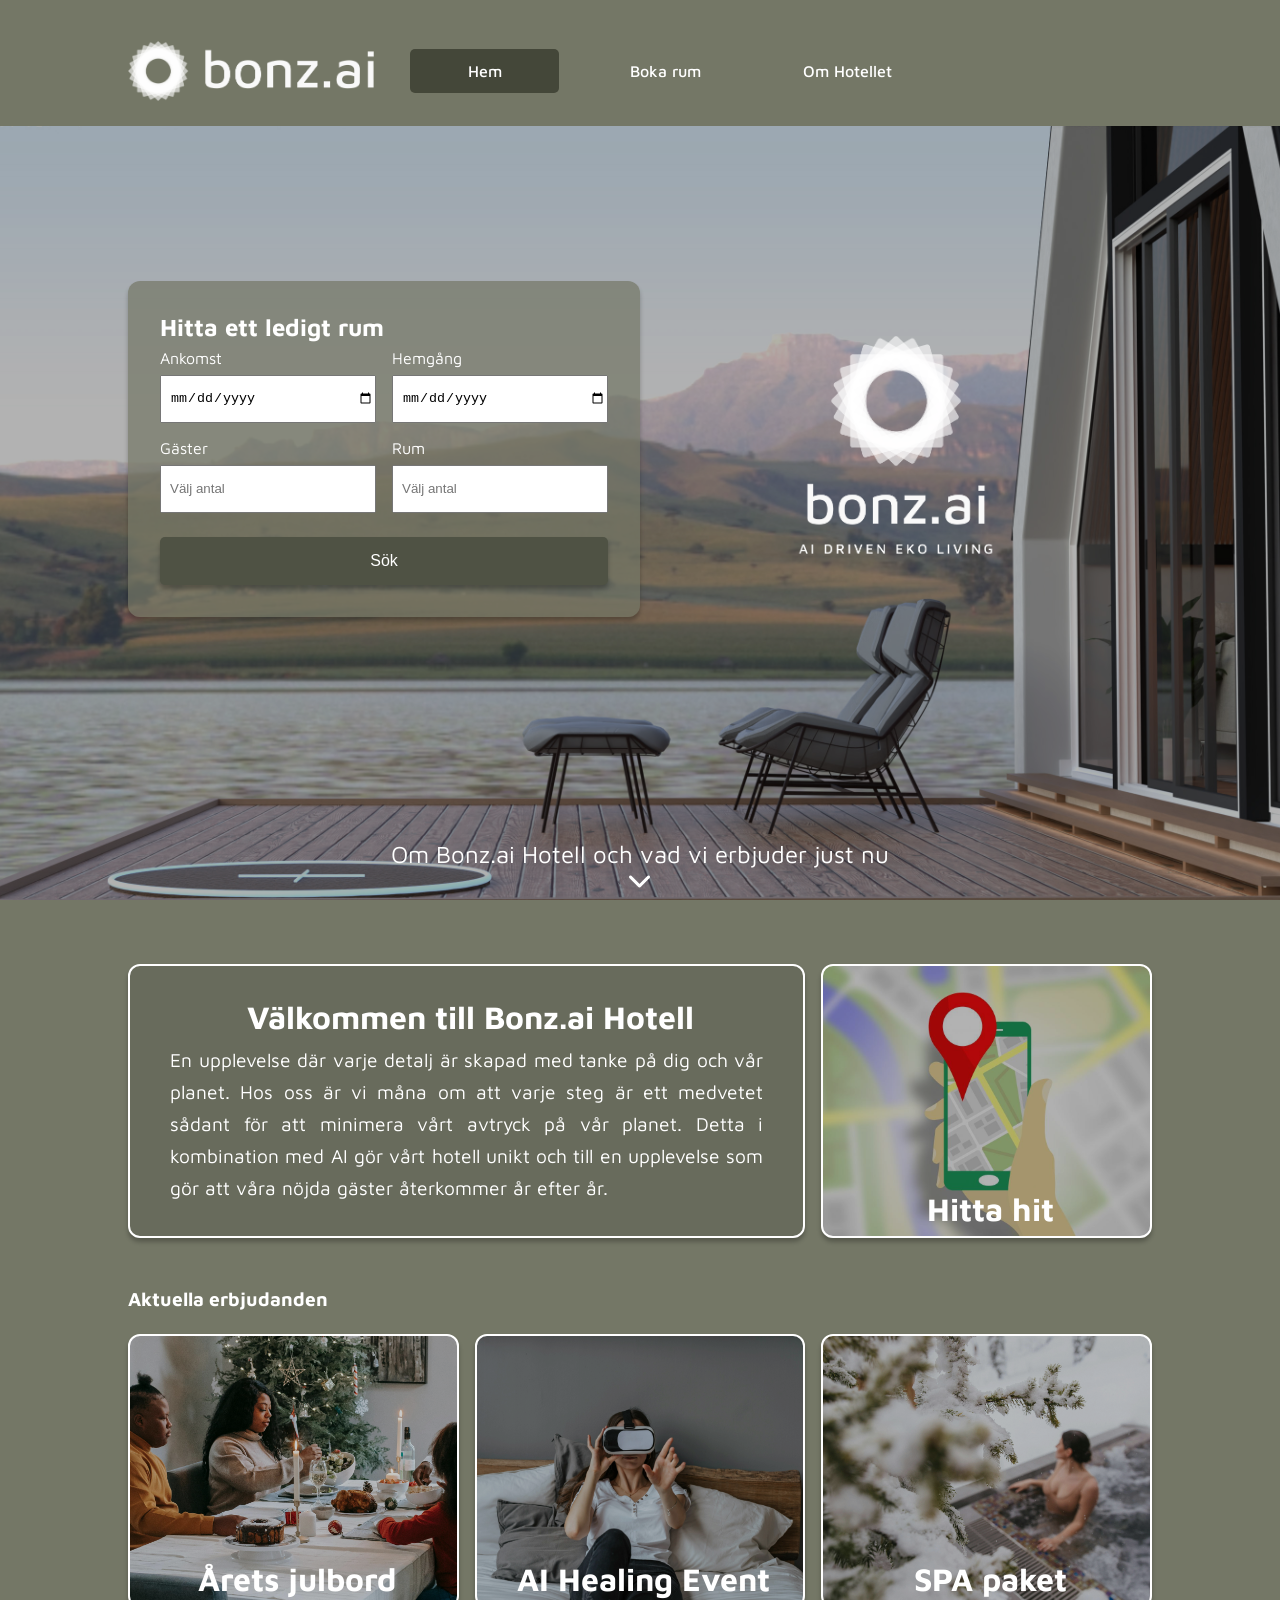
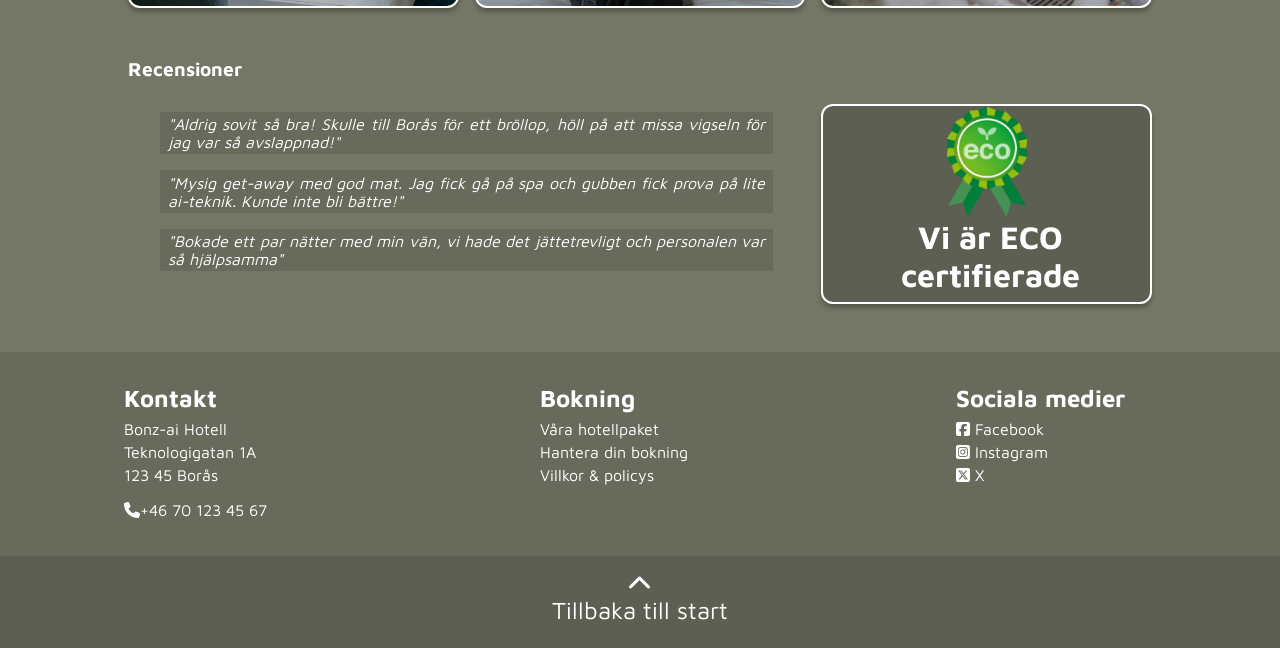
<file: index.html>
<!DOCTYPE html>
<html lang="sv">
  <head>
    <meta charset="UTF-8" />
    <meta name="viewport" content="width=device-width, initial-scale=1.0" />
    <link rel="stylesheet" href="style.css" />
    <link
      href="https://fonts.googleapis.com/css2?family=Maven+Pro:wght@400;500;700&display=swap"
      rel="stylesheet"
    />
    <link
      href="https://cdnjs.cloudflare.com/ajax/libs/font-awesome/6.5.0/css/all.min.css"
      rel="stylesheet"
    />

    <title>Välkommen till Bonz.ai!</title>
  </head>
  <body>
    <!-- hamburgarmeny -->

    <input type="checkbox" class="burger" id="burger" />
    <label for="burger" class="burger-btn">
      <span class="burger__line"></span>
    </label>

    <!-------------------------Navigationsbar------------------------->
    <header>
      <nav id="navigation-start" class="navigation">
        <img
          class="navigation__logo"
          src="assets/logo/bonz.ai-logo-white-landscape.png"
          alt="Bonz.ai logotyp -startsida"
        />
        <ul class="navigation__list">
          <li class="navigation__list-item btn--active">
            <a href="index.html" class="navigation__link">Hem</a>
          </li>
          <li class="navigation__list-item">
            <a href="booking.html" class="navigation__link">Boka rum</a>
          </li>
          <li class="navigation__list-item">
            <a href="about.html" class="navigation__link">Om Hotellet</a>
          </li>
        </ul>
      </nav>
    </header>
    <main class="wrapper">
      <!-------------------------Hero-section------------------------->

      <!--------------------check-room------------------->

      <section class="hero hero--home">
        <form class="check-room check-room--grid">
          <h1 class="check-room__title">Hitta ett ledigt rum</h1>
          <label class="check-room__info">
            Ankomst
            <input type="date" class="check-room__input" />
          </label>
          <label class="check-room__info">
            Hemgång
            <input
              type="date"
              placeholder="Välj datum"
              class="check-room__input"
            />
          </label>
          <label class="check-room__info">
            Gäster
            <input
              type="number"
              placeholder="Välj antal"
              class="check-room__input"
              min="1"
              max="12"
            />
          </label>
          <label class="check-room__info">
            Rum
            <input
              type="number"
              placeholder="Välj antal"
              class="check-room__input"
              min="1"
              max="5"
            />
          </label>
          <button class="main-btn--long main-btn">
            <a href="booking.html#room-section" class="room__anchar">Sök</a>
          </button>
        </form>
        <!--------------------Logotyp------------------->

        <section class="hero__bonzai-logo">
          <img
            src="assets/logo/bonz.ai-logo-white-portrait-full.png"
            alt="bonzai-full-logo"
          />
        </section>
        <!--------------------Anchar för hotellet akutella info------------------->

        <a href="#hotel-info" class="anchar anchar--top anchar--home"
          ><p class="anchar__visability">
            Om Bonz.ai Hotell och vad vi erbjuder just nu
          </p>
          <i class="anchar__arrow fa-solid fa-chevron-down"></i
        ></a>
      </section>

      <!-----------------------Hotellet akutella info--------------------------->

      <section id="hotel-info" class="hotel-info hotel-info--set-rows">
        <section class="hotel-info__section hotel-info__section--dark">
          <h2 class="hotel-info__title hotel-info__title--margin">
            Välkommen till Bonz.ai Hotell
          </h2>
          <p class="hotel-info__paragraph hotel-info__paragraph--big">
            En upplevelse där varje detalj är skapad med tanke på dig och vår
            planet. Hos oss är vi måna om att varje steg är ett medvetet sådant
            för att minimera vårt avtryck på vår planet. Detta i kombination med
            AI gör vårt hotell unikt och till en upplevelse som gör att våra
            nöjda gäster återkommer år efter år.
          </p>
        </section>
        <section
          class="hotel-info__article hotel-info__btn hotel-info__article--map"
        >
          <h3 class="hotel-info__title">Hitta hit</h3>
        </section>
        <h2 class="hotel-info__divide-title">Aktuella erbjudanden</h2>
        <article
          class="hotel-info__article hotel-info__btn hotel-info__article--julbord"
        >
          <h3 class="hotel-info__title hotel-info__title">Årets julbord</h3>
        </article>
        <article
          class="hotel-info__article hotel-info__btn hotel-info__article--virtual"
        >
          <h3 class="hotel-info__title">AI Healing Event</h3>
        </article>
        <article
          class="hotel-info__article hotel-info__btn hotel-info__article--spa"
        >
          <h3 class="hotel-info__title">SPA paket</h3>
        </article>
        <h2 class="hotel-info__divide-title">Recensioner</h2>

        <section class="hotel-info__review">
          <h3 class="hotel-info__subtitle">Recensioner</h3>
          <p class="hotel-info__paragraph hotel-info__paragraph--review">
            "Aldrig sovit så bra! Skulle till Borås för ett bröllop, höll på att
            missa vigseln för jag var så avslappnad!"
          </p>

          <p class="hotel-info__paragraph hotel-info__paragraph--review">
            "Mysig get-away med god mat. Jag fick gå på spa och gubben fick
            prova på lite ai-teknik. Kunde inte bli bättre!"
          </p>

          <p class="hotel-info__paragraph hotel-info__paragraph--review">
            "Bokade ett par nätter med min vän, vi hade det jättetrevligt och
            personalen var så hjälpsamma"
          </p>
        </section>

        <article class="hotel-info__article hotel-info__article--green-key">
          <img
            src="assets/photos/eco-logo.png"
            alt="Green key certifikat"
            class="certificats__cert"
          />
          <h3 class="hotel-info__title">Vi är ECO certifierade</h3>
        </article>
      </section>
    </main>

    <!---------------------------PAGE-FOOTER------------------------>
    <footer class="page-footer">
      <section class="footer__wrapper">
        <section class="link-list">
          <h2 class="link-list__title">Kontakt</h2>
          <ul class="link-list_items">
            <li class="link-list__item">Bonz-ai Hotell</li>
            <li class="link-list__item">Teknologigatan 1A</li>
            <li class="link-list__item">123 45 Borås</li>
            <li class="link-list__item link-list__item--phone">
              <i class="link.list__icon--phone fa-solid fa-phone"></i>+46 70 123
              45 67
            </li>
          </ul>
        </section>
        <section class="link-list">
          <h2 class="link-list__title">Bokning</h2>
          <ul class="link-list_items">
            <li class="link-list__item link-list__item--cursor">
              Våra hotellpaket
            </li>
            <li class="link-list__item link-list__item--cursor">
              Hantera din bokning
            </li>
            <li class="link-list__item link-list__item--cursor">
              Villkor & policys
            </li>
          </ul>
        </section>
        <section class="link-list">
          <h2 class="link-list__title">Sociala medier</h2>
          <ul class="link-list_items">
            <li class="link-list__item link-list__item--cursor">
              <i class="fa-brands fa-square-facebook"></i> Facebook
            </li>
            <li class="link-list__item link-list__item--cursor">
              <i class="fa-brands fa-square-instagram"></i> Instagram
            </li>
            <li class="link-list__item link-list__item--cursor">
              <i class="fa-brands fa-square-x-twitter"></i> X
            </li>
          </ul>
        </section>
      </section>
      <a href="#navigation-start" class="anchar anchar--bottom"
        ><i class="fa-solid fa-chevron-up"></i>Tillbaka till start</a
      >
    </footer>
  </body>
</html>
</file>
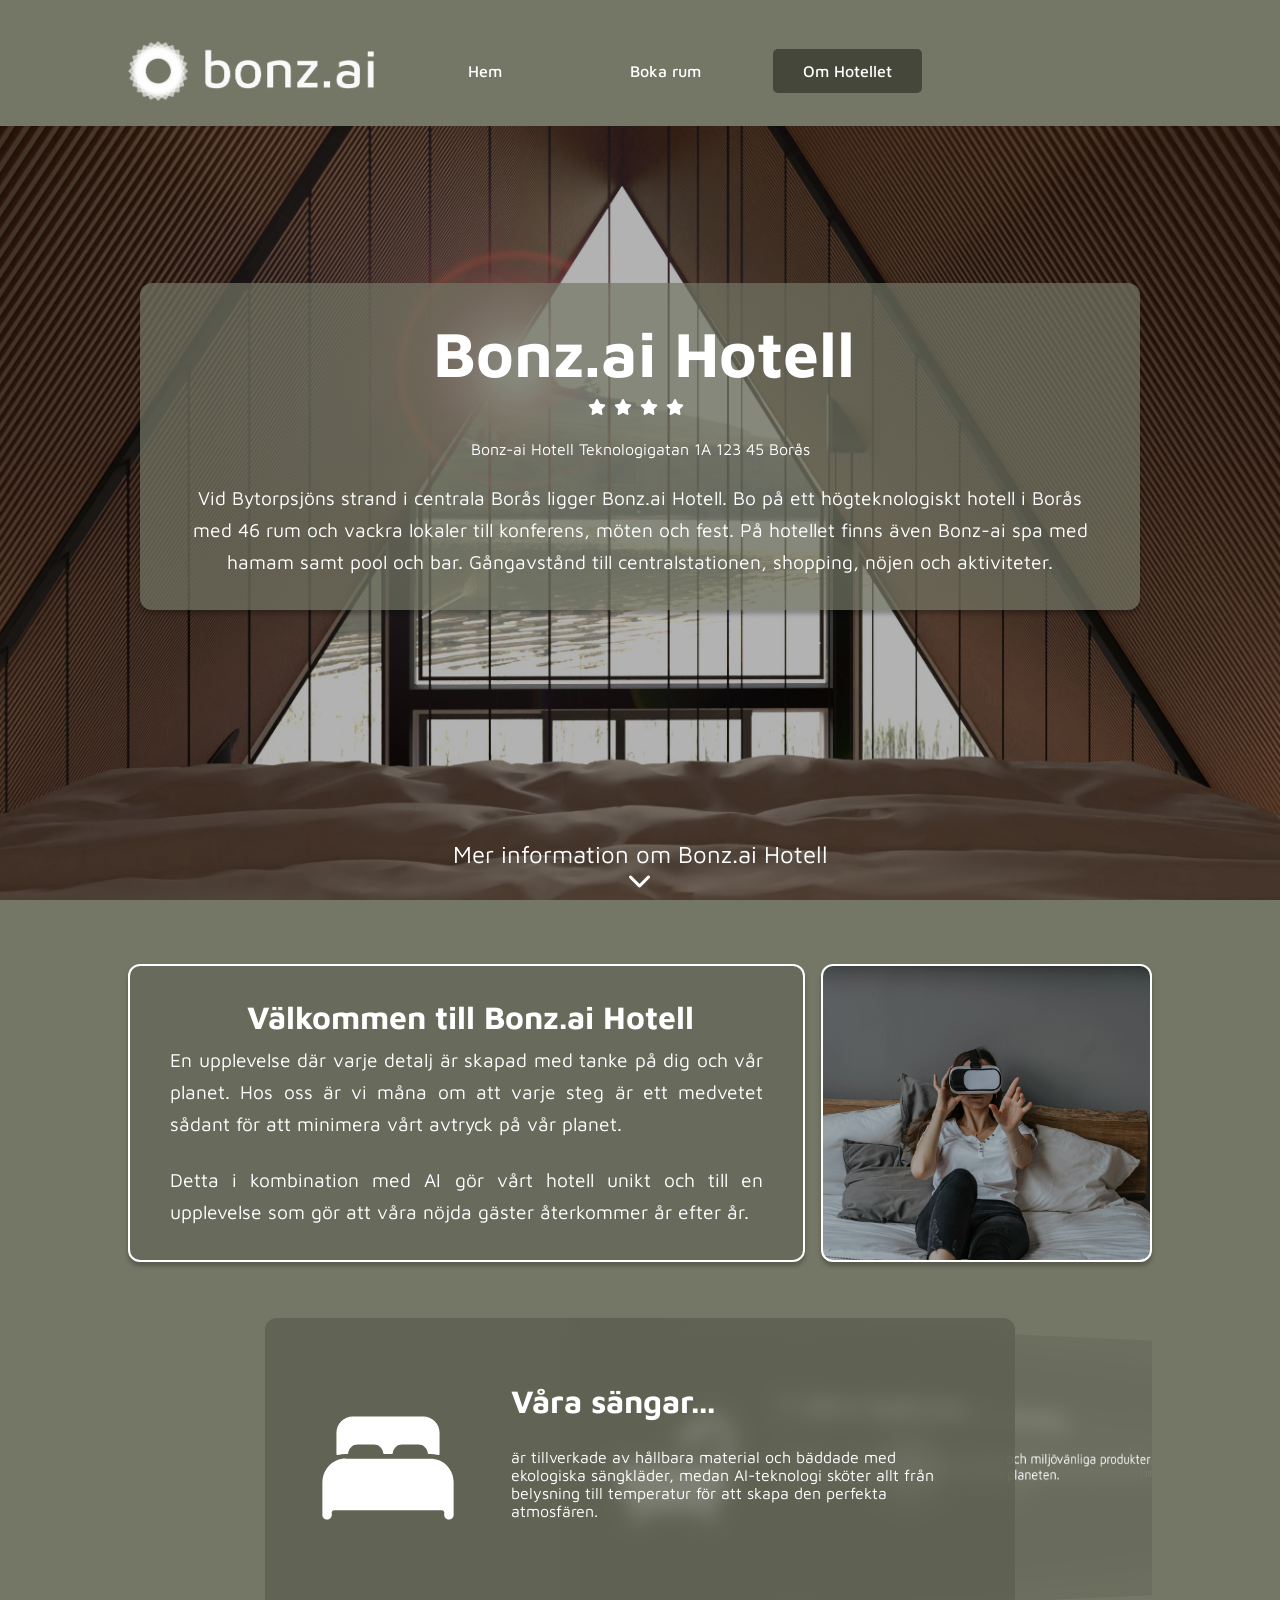
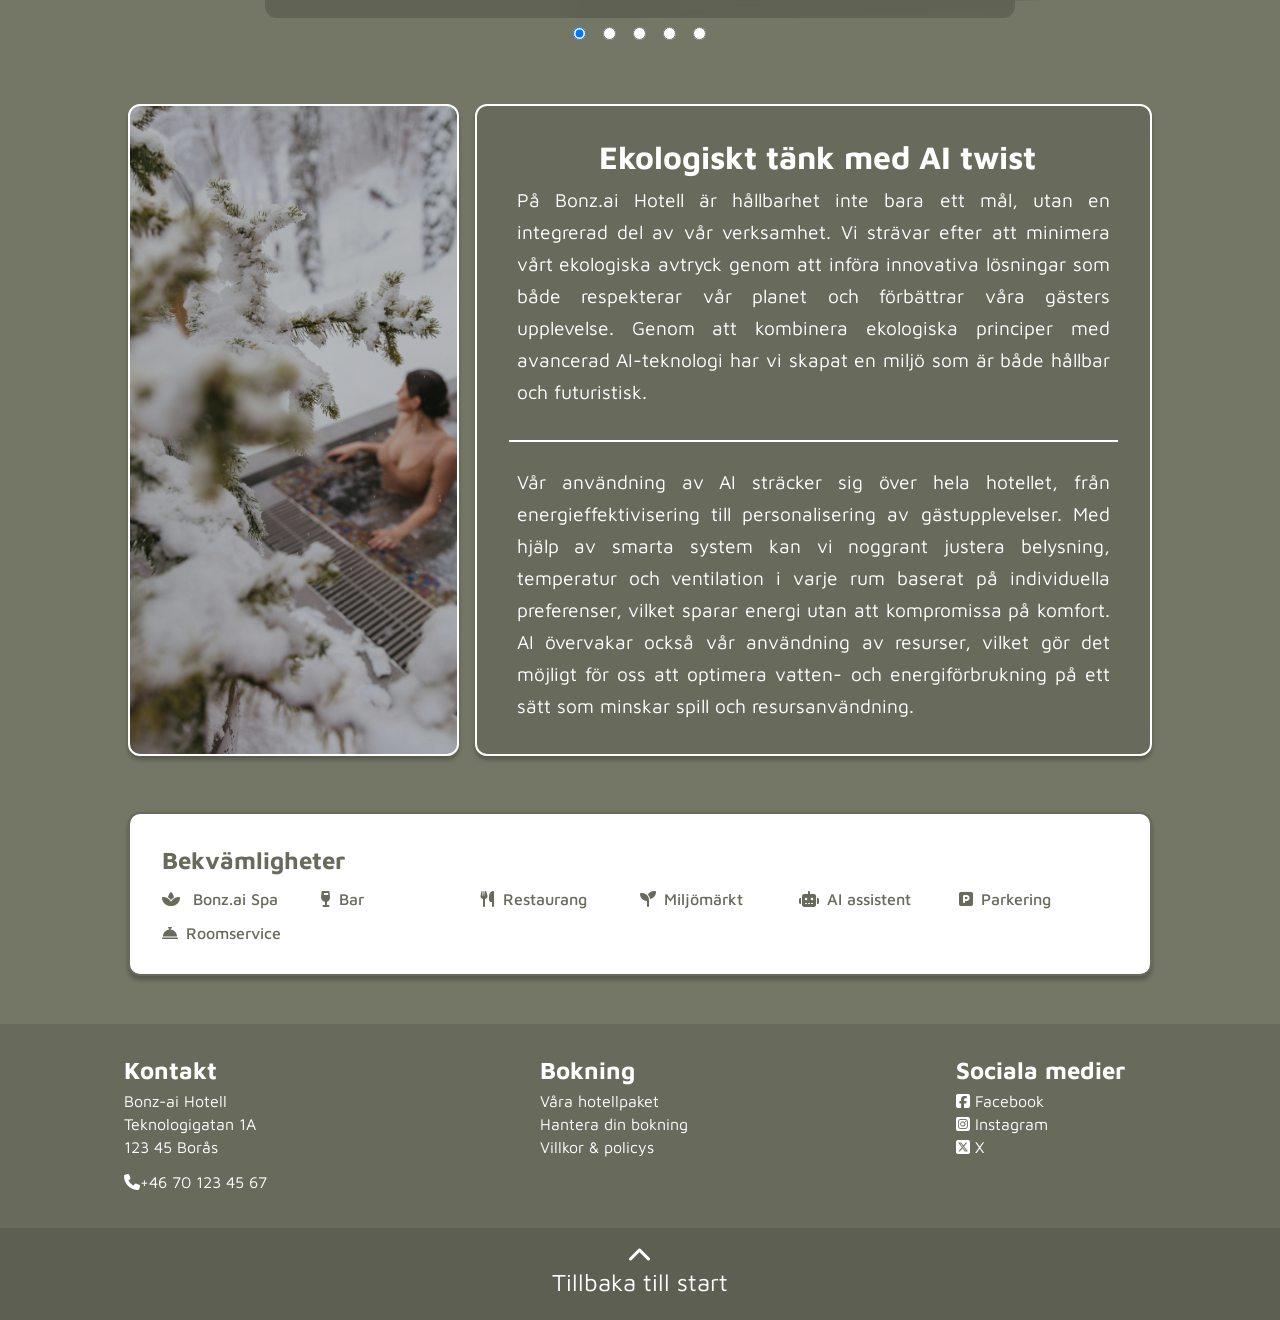
<file: about.html>
<!DOCTYPE html>
<html lang="sv">
  <head>
    <meta charset="UTF-8" />
    <meta name="viewport" content="width=device-width, initial-scale=1.0" />
    <link rel="stylesheet" href="style.css" />
    <title>Om Bonz.ai</title>
    <link
      href="https://fonts.googleapis.com/css2?family=Maven+Pro:wght@400;500;700&display=swap"
      rel="stylesheet"
    />
    <link
      href="https://cdnjs.cloudflare.com/ajax/libs/font-awesome/6.5.0/css/all.min.css"
      rel="stylesheet"
    />
  </head>
  <body>
    <!-- hamburgarmeny -->
    <input type="checkbox" class="burger" id="burger" />
    <label for="burger" class="burger-btn">
      <span class="burger__line"></span>
    </label>
    <header>
      <nav id="navigation-start" class="navigation">
        <img
          class="navigation__logo"
          src="assets/logo/bonz.ai-logo-white-landscape.png"
          alt="Bonz.ai logotyp -startsida"
        />
        <ul class="navigation__list">
          <li class="navigation__list-item">
            <a href="index.html" class="navigation__link">Hem</a>
          </li>
          <li class="navigation__list-item">
            <a href="booking.html" class="navigation__link">Boka rum</a>
          </li>
          <li class="navigation__list-item btn--active">
            <a href="about.html" class="navigation__link">Om Hotellet</a>
          </li>
        </ul>
      </nav>
    </header>
    <div class="wrapper">
      <section class="hero hero--about">
        <section class="hero__block hero__block--grid">
          <h1 class="hotel-info__title hotel-info__title--big">
            Bonz.ai Hotell
          </h1>
          <ul class="hotel-info__stars">
            <li class="hotel-info__star">
              <i
                class="hotel-info__icon hotel-info__icon--big fa-solid fa-star"
              ></i>
            </li>
            <li class="hotel-info__star">
              <i
                class="hotel-info__icon hotel-info__icon--big fa-solid fa-star"
              ></i>
            </li>
            <li class="hotel-info__star">
              <i
                class="hotel-info__icon hotel-info__icon--big fa-solid fa-star"
              ></i>
            </li>
            <li class="hotel-info__star">
              <i
                class="hotel-info__icon hotel-info__icon--big fa-solid fa-star"
              ></i>
            </li>
          </ul>
          <p
            class="hotel-info__paragraph hotel-info__paragraph--center hotel-info__paragraph--margin"
          >
            Bonz-ai Hotell Teknologigatan 1A 123 45 Borås
          </p>
          <p
            class="hotel-info__paragraph hotel-info__paragraph--big hotel-info__paragraph--center hotel-info__paragraph--margin"
          >
            Vid Bytorpsjöns strand i centrala Borås ligger Bonz.ai Hotell. Bo på
            ett högteknologiskt hotell i Borås med 46 rum och vackra lokaler
            till konferens, möten och fest. På hotellet finns även Bonz-ai spa
            med hamam samt pool och bar. Gångavstånd till centralstationen,
            shopping, nöjen och aktiviteter.
          </p>
        </section>
        <!--------------------Anchar för hotellet akutella info------------------->

        <a href="#hotel-info" class="anchar anchar--top anchar--home"
          ><p class="anchar__visability">Mer information om Bonz.ai Hotell</p>
          <i class="anchar__arrow fa-solid fa-chevron-down"></i
        ></a>
      </section>

      <section id="hotel-info" class="hotel-info hotel-info--auto-rows">
        <section class="hotel-info__section hotel-info__section--dark">
          <h2 class="hotel-info__title hotel-info__title--margin">
            Välkommen till Bonz.ai Hotell
          </h2>
          <p class="hotel-info__paragraph hotel-info__paragraph--big">
            En upplevelse där varje detalj är skapad med tanke på dig och vår
            planet. Hos oss är vi måna om att varje steg är ett medvetet sådant
            för att minimera vårt avtryck på vår planet.
          </p>
          <p
            class="hotel-info__paragraph hotel-info__paragraph--margin hotel-info__paragraph--big"
          >
            Detta i kombination med AI gör vårt hotell unikt och till en
            upplevelse som gör att våra nöjda gäster återkommer år efter år.
          </p>
        </section>
        <article
          class="hotel-info__article hotel-info__article--virtual hotel-info__article--full-column"
        ></article>
        <!-- carousel -->
        <section class="carousel carousel--grid">
          <input
            type="radio"
            name="position"
            class="carousel__radio"
            id="carousel__radio-1"
            aria-label="Kort överblick om våra sängar"
            checked
          />
          <input
            type="radio"
            name="position"
            class="carousel__radio"
            id="carousel__radio-2"
            aria-label="Kort överblick om våra badrum"
          />
          <input
            type="radio"
            name="position"
            class="carousel__radio"
            id="carousel__radio-3"
            aria-label="Kort överblick om hotellets användning av solenergi"
          />
          <input
            type="radio"
            name="position"
            class="carousel__radio"
            id="carousel__radio-4"
            aria-label="Kort överblick om hotellets app som anpassar ljud"
          />
          <input
            type="radio"
            name="position"
            class="carousel__radio"
            id="carousel__radio-5"
            aria-label="Kort överblick om rummens hållbara inredning"
          />

          <section id="carousel__cards" class="carousel__cards">
            <article class="carousel__card carousel__card--1">
              <img src="bed.svg" alt="Sängikon" class="carousel__image" />
              <h2 class="carousel__title">Våra sängar...</h2>
              <p class="carousel__paragraph carousel__paragraph--desktop">
                är tillverkade av hållbara material och bäddade med ekologiska
                sängkläder, medan AI-teknologi sköter allt från belysning till
                temperatur för att skapa den perfekta atmosfären.
              </p>
              <p class="carousel__paragraph carousel__paragraph--mobile">
                Skapade i hållbara material med ekologiska sängkläder
              </p>
            </article>
            <article class="carousel__card carousel__card--2">
              <img src="bathtub.svg" alt="Badkarikon" class="carousel__image" />
              <h2 class="carousel__title">I våra badrum...</h2>
              <p class="carousel__paragraph carousel__paragraph--desktop">
                hittar du vattenbesparande duschar och miljövänliga produkter
                som är skonsamma för både dig och planeten.
              </p>
              <p class="carousel__paragraph carousel__paragraph--mobile">
                Vattenbesparande duschar och miljövänliga produkter
              </p>
            </article>
            <article class="carousel__card carousel__card--3">
              <img src="sun.svg" alt="Solikon" class="carousel__image" />
              <h2 class="carousel__title">Solenergi...</h2>
              <p class="carousel__paragraph carousel__paragraph--desktop">
                Driver vårt hotell. Våra rum är optimerade för att minska
                klimatpåverkan utan att kompromissa på komfort och kvalitet.
              </p>
              <p class="carousel__paragraph carousel__paragraph--mobile">
                Optimerade rum för att minska klimatpåverkan
              </p>
            </article>
            <article class="carousel__card carousel__card--4">
              <img src="music.svg" alt="Musikikon" class="carousel__image" />
              <h2 class="carousel__title">Den perfekta stämningen...</h2>
              <p class="carousel__paragraph carousel__paragraph--desktop">
                Skapar du enkelt genom hotellets smarta app. Bonz.ai gör ditt
                rum levande, anpassar sig efter dig och skapar en stämning som
                matchar varje ögonblick.
              </p>
              <p class="carousel__paragraph carousel__paragraph--mobile">
                Styr enkelt ljud och ljus med hjälp vår smarta app
              </p>
            </article>
            <article class="carousel__card carousel__card--5">
              <img src="leaf.svg" alt="Bladikon" class="carousel__image" />
              <h2 class="carousel__title">Rummet är inrett...</h2>
              <p class="carousel__paragraph carousel__paragraph--desktop">
                med naturliga och återvunna material – från bambugolvet till den
                växtbaserade dekoren.
              </p>
              <p class="carousel__paragraph carousel__paragraph--mobile">
                med naturligt och återvunnet material
              </p>
            </article>
          </section>
        </section>
        <article
          class="hotel-info__article hotel-info__article--spa hotel-info__article--full-column"
        ></article>
        <section class="hotel-info__section hotel-info__section--dark">
          <h2 class="hotel-info__title hotel-info__title--margin">
            Ekologiskt tänk med AI twist
          </h2>
          <p
            class="hotel-info__paragraph hotel-info__paragraph--big hotel-info__paragraph--desktop"
          >
            På Bonz.ai Hotell är hållbarhet inte bara ett mål, utan en
            integrerad del av vår verksamhet. Vi strävar efter att minimera vårt
            ekologiska avtryck genom att införa innovativa lösningar som både
            respekterar vår planet och förbättrar våra gästers upplevelse. Genom
            att kombinera ekologiska principer med avancerad AI-teknologi har vi
            skapat en miljö som är både hållbar och futuristisk.
          </p>
          <p
            class="hotel-info__paragraph hotel-info__paragraph--big hotel-info__paragraph--margin hotel-info__paragraph--mobile"
          >
            Vi strävar efter att minimera vårt ekologiska avtryck genom att
            införa innovativa lösningar som både respekterar vår planet och
            förbättrar våra gästers upplevelse. Genom att kombinera ekologiska
            principer med avancerad AI-teknologi har vi skapat en miljö som är
            både hållbar och futuristisk.
          </p>
          <figure class="border border--light"></figure>
          <p
            class="hotel-info__paragraph hotel-info__paragraph--big hotel-info__paragraph--margin hotel-info__paragraph--desktop"
          >
            Vår användning av AI sträcker sig över hela hotellet, från
            energieffektivisering till personalisering av gästupplevelser. Med
            hjälp av smarta system kan vi noggrant justera belysning, temperatur
            och ventilation i varje rum baserat på individuella preferenser,
            vilket sparar energi utan att kompromissa på komfort. AI övervakar
            också vår användning av resurser, vilket gör det möjligt för oss att
            optimera vatten- och energiförbrukning på ett sätt som minskar spill
            och resursanvändning.
          </p>
          <p
            class="hotel-info__paragraph hotel-info__paragraph--big hotel-info__paragraph--margin hotel-info__paragraph--mobile"
          >
            Smarta system hjälper oss att noggrant justera belysning, temperatur
            och ventilation i varje rum baserat på individuella preferenser,
            vilket sparar energi utan att kompromissa på komfort.
          </p>
        </section>

        <section
          class="hotel-info__section hotel-info__section--light hotel-info__section--long"
        >
          <h2 class="hotel-info__dark-title">Bekvämligheter</h2>
          <ul class="hotel-info__list">
            <li class="hotel-info__list-item">
              <i class="hotel-info__icon fa-solid fa-spa"></i> Bonz.ai Spa
            </li>
            <li class="hotel-info__list-item">
              <i class="hotel-info__icon fa-solid fa-wine-glass"></i>Bar
            </li>
            <li class="hotel-info__list-item">
              <i class="hotel-info__icon fa-solid fa-utensils"></i>Restaurang
            </li>
            <li class="hotel-info__list-item">
              <i class="hotel-info__icon fa-solid fa-seedling"></i>Miljömärkt
            </li>
            <li class="hotel-info__list-item">
              <i class="hotel-info__icon fa-solid fa-robot"></i>AI assistent
            </li>
            <li class="hotel-info__list-item">
              <i class="hotel-info__icon fa-solid fa-square-parking"></i
              >Parkering
            </li>
            <li class="hotel-info__list-item">
              <i class="hotel-info__icon fa-solid fa-bell-concierge"></i
              >Roomservice
            </li>
          </ul>
        </section>
      </section>
      <!-- ÅTERANVÄND hotell-info-grid -->
    </div>
    <!---------------------------PAGE-FOOTER------------------------>
    <footer class="page-footer">
      <section class="footer__wrapper">
        <section class="link-list">
          <h2 class="link-list__title">Kontakt</h2>
          <ul class="link-list_items">
            <li class="link-list__item">Bonz-ai Hotell</li>
            <li class="link-list__item">Teknologigatan 1A</li>
            <li class="link-list__item">123 45 Borås</li>
            <li class="link-list__item link-list__item--phone">
              <i class="fa-solid fa-phone"></i>+46 70 123 45 67
            </li>
          </ul>
        </section>
        <section class="link-list">
          <h2 class="link-list__title">Bokning</h2>
          <ul class="link-list_items">
            <li class="link-list__item link-list__item--cursor">
              Våra hotellpaket
            </li>
            <li class="link-list__item link-list__item--cursor">
              Hantera din bokning
            </li>
            <li class="link-list__item link-list__item--cursor">
              Villkor & policys
            </li>
          </ul>
        </section>
        <section class="link-list">
          <h2 class="link-list__title">Sociala medier</h2>
          <ul class="link-list_items">
            <li class="link-list__item link-list__item--cursor">
              <i class="fa-brands fa-square-facebook"></i> Facebook
            </li>
            <li class="link-list__item link-list__item--cursor">
              <i class="fa-brands fa-square-instagram"></i> Instagram
            </li>
            <li class="link-list__item link-list__item--cursor">
              <i class="fa-brands fa-square-x-twitter"></i> X
            </li>
          </ul>
        </section>
      </section>
      <a href="#navigation-start" class="anchar anchar--bottom"
        ><i class="fa-solid fa-chevron-up"></i>Tillbaka till start</a
      >
    </footer>
  </body>
</html>
</file>
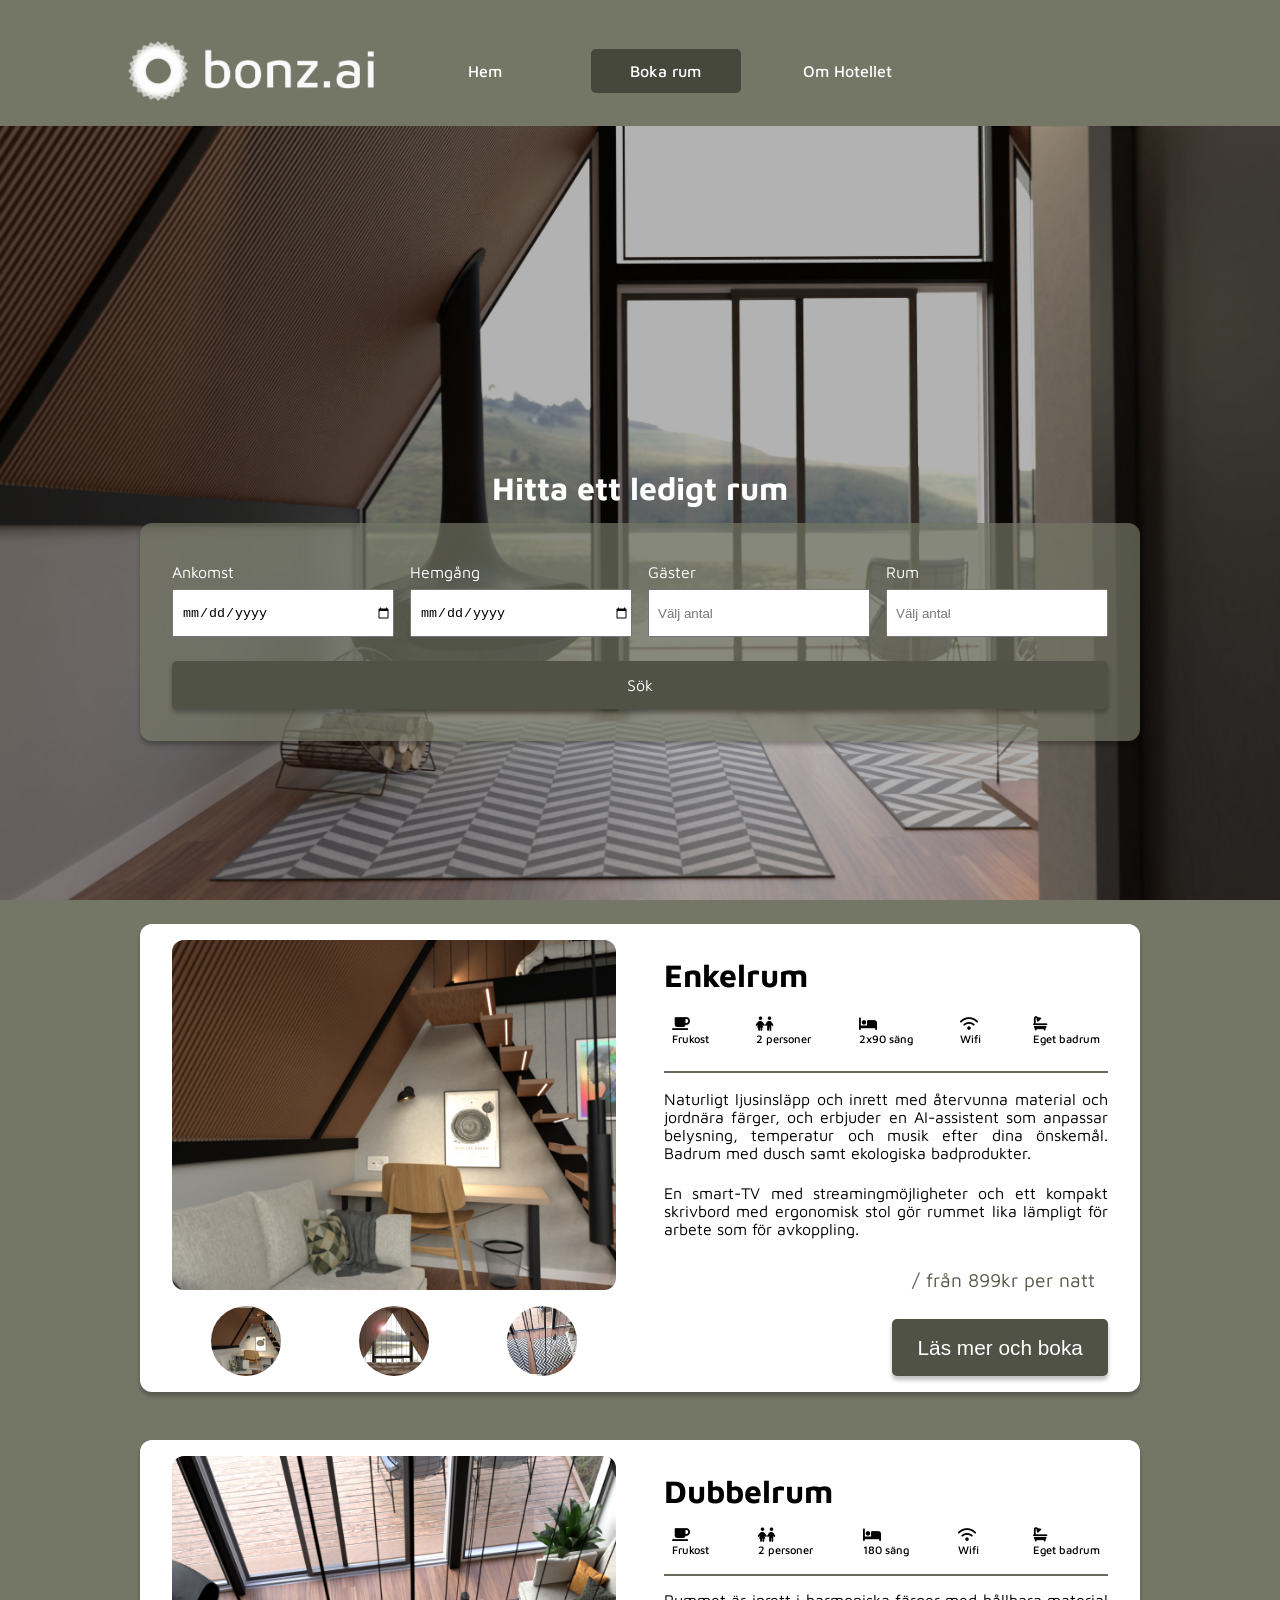
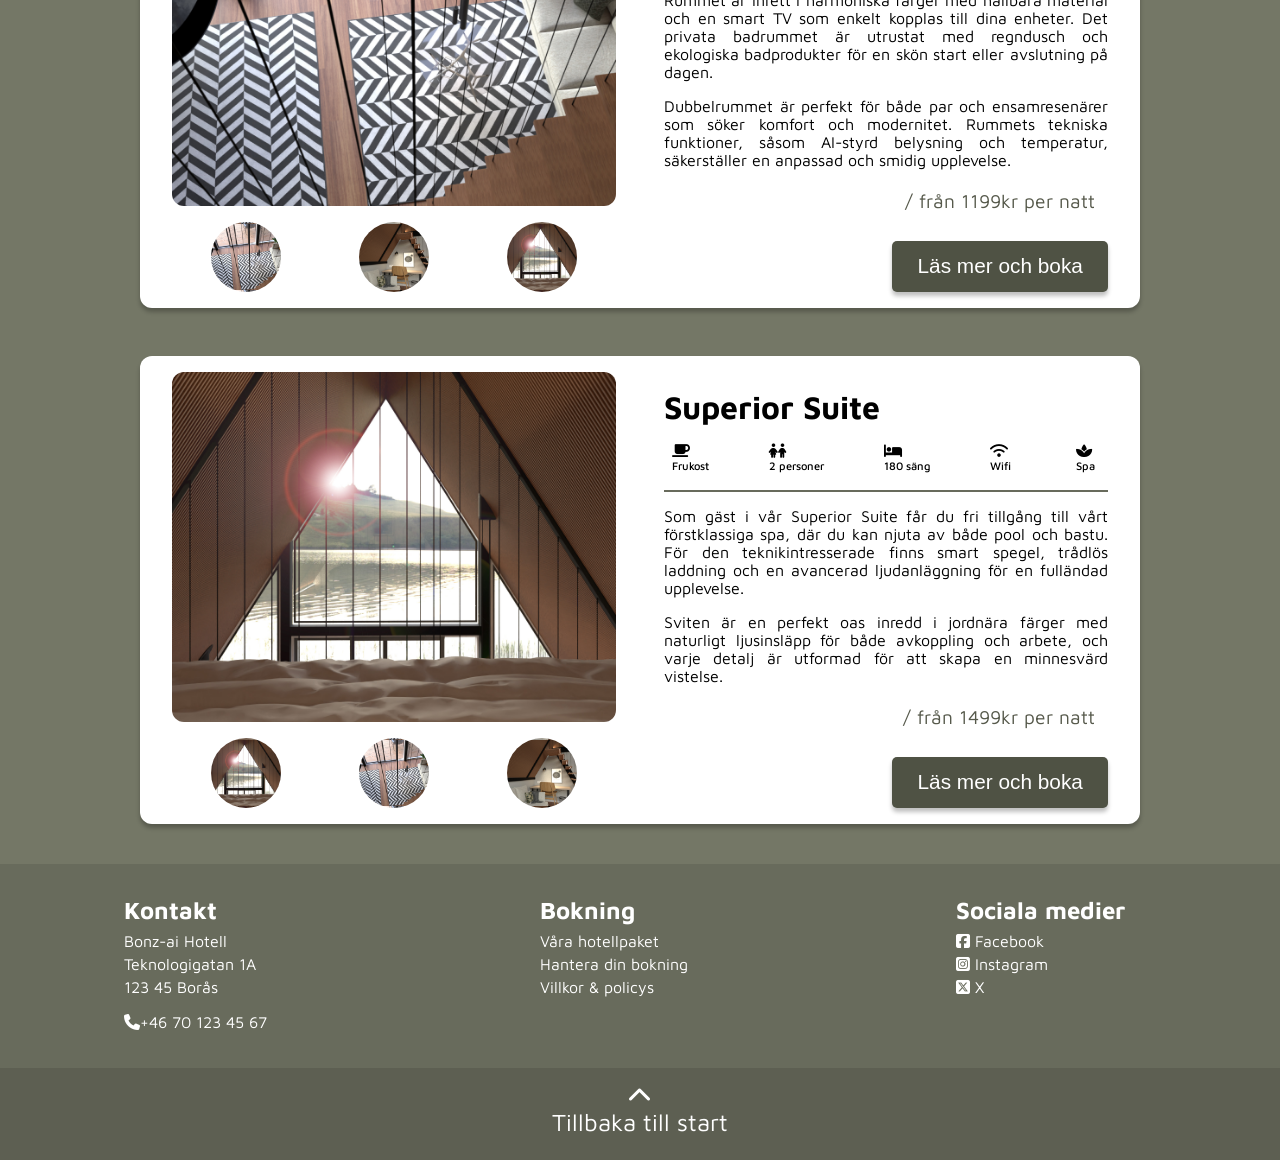
<file: booking.html>
<!DOCTYPE html>
<html lang="sv">
  <head>
    <meta charset="UTF-8" />
    <meta name="viewport" content="width=device-width, initial-scale=1.0" />
    <link rel="stylesheet" href="style.css" />
    <title>Hitta ledigt rum</title>
    <link
      href="https://fonts.googleapis.com/css2?family=Maven+Pro:wght@400;500;700&display=swap"
      rel="stylesheet"
    />
    <link
      href="https://cdnjs.cloudflare.com/ajax/libs/font-awesome/6.5.0/css/all.min.css"
      rel="stylesheet"
    />
  </head>
  <body>
    <!-- hamburgarmeny -->
    <input type="checkbox" class="burger" id="burger" />
    <label for="burger" class="burger-btn">
      <span class="burger__line"></span>
    </label>
    <!-------------------------Navigationsbar------------------------->
    <header>
      <nav id="navigation-start" class="navigation">
        <img
          class="navigation__logo"
          src="assets/logo/bonz.ai-logo-white-landscape.png"
          alt="Bonz.ai logotyp -startsida"
        />
        <ul class="navigation__list">
          <li class="navigation__list-item">
            <a href="index.html" class="navigation__link">Hem</a>
          </li>
          <li class="navigation__list-item btn--active">
            <a href="booking.html" class="navigation__link">Boka rum</a>
          </li>
          <li class="navigation__list-item">
            <a href="about.html" class="navigation__link">Om Hotellet</a>
          </li>
        </ul>
      </nav>
    </header>
    <main class="wrapper">
      <section class="hero hero--booking">
        <h1 class="page-title">Hitta ett ledigt rum</h1>
        <form class="check-room check-room--grid check-room--sizing">
          <label class="check-room__info">
            Ankomst
            <input type="date" class="check-room__input" />
          </label>
          <label class="check-room__info">
            Hemgång
            <input
              type="date"
              placeholder="Välj datum"
              class="check-room__input"
            />
          </label>
          <label class="check-room__info">
            Gäster
            <input
              type="number"
              placeholder="Välj antal"
              class="check-room__input"
              min="1"
              max="12"
            />
          </label>
          <label class="check-room__info">
            Rum
            <input
              type="number"
              placeholder="Välj antal"
              class="check-room__input"
              min="1"
              max="5"
            />
          </label>
          <!-- anchar-section -->

          <a href="#room-section" class="main-btn--long main-btn">Sök</a>
        </form>
      </section>

      <!-----------------------Section för rumsalternativ---------------------->
      <section id="room-section" class="rooms">
        <section class="room">
          <!-----------------------Room-1-------------------->
          <section class="gallery">
            <input
              type="radio"
              id="thumbnail-1"
              name="gallery"
              class="gallery__thumbnail-input"
              checked
              aria-label="Knapp 1 för val av bild"
            />
            <label
              for="thumbnail-1"
              class="gallery__thumbnail gallery__thumbnail--label-1"
            >
            </label>
            <input
              type="radio"
              id="thumbnail-2"
              name="gallery"
              class="gallery__thumbnail-input"
              aria-label="Knapp 2 för val av bild"
            />
            <label
              for="thumbnail-2"
              class="gallery__thumbnail gallery__thumbnail--label-2"
            >
            </label>
            <input
              type="radio"
              id="thumbnail-3"
              name="gallery"
              class="gallery__thumbnail-input"
              aria-label="Knapp 3 för val av bild"
            />
            <label
              for="thumbnail-3"
              class="gallery__thumbnail gallery__thumbnail--label-3"
            >
            </label>

            <img
              src="assets/photos/01-day.jpg"
              alt="Bild 1"
              class="gallery__image gallery__image--1"
            />
            <img
              src="assets/photos/03-day.jpg"
              alt="Bild 2"
              class="gallery__image gallery__image--2"
            />
            <img
              src="assets/photos/07-day.jpg"
              alt="Bild 3"
              class="gallery__image gallery__image--3"
            />
          </section>
          <section class="room__info-box">
            <h2 class="room__title">Enkelrum</h2>
            <ul class="room__list">
              <li class="room__list-item">
                <i class="hotel-info__icon fa-solid fa-mug-saucer"></i>
                <p class="room__item-paragraph">Frukost</p>
              </li>
              <li class="room__list-item">
                <i class="hotel-info__icon fa-solid fa-children"></i>
                <p class="room__item-paragraph">2 personer</p>
              </li>
              <li class="room__list-item">
                <i class="hotel-info__icon fa-solid fa-bed"></i>
                <p class="room__item-paragraph">2x90 säng</p>
              </li>
              <li class="room__list-item">
                <i class="hotel-info__icon fa-solid fa-wifi"></i>
                <p class="room__item-paragraph">Wifi</p>
              </li>
              <li class="room__list-item">
                <i class="hotel-info__icon fa-solid fa-bath"></i>
                <p class="room__item-paragraph">Eget badrum</p>
                <p></p>
              </li>
            </ul>
            <figure class="border border--dark"></figure>
            <p class="room__information">
              Naturligt ljusinsläpp och inrett med återvunna material och
              jordnära färger, och erbjuder en AI-assistent som anpassar
              belysning, temperatur och musik efter dina önskemål. Badrum med
              dusch samt ekologiska badprodukter.
            </p>
            <p class="room__information">
              En smart-TV med streamingmöjligheter och ett kompakt skrivbord med
              ergonomisk stol gör rummet lika lämpligt för arbete som för
              avkoppling.
            </p>

            <p class="room__price">/ från 899kr per natt</p>
            <button class="main-btn room__btn">Läs mer och boka</button>
          </section>
        </section>
        <section class="room">
          <!-----------------------Room-2---------------->
          <section class="gallery">
            <input
              type="radio"
              id="thumbnail-4"
              name="gallery-2"
              class="gallery__thumbnail-input"
              aria-label="Knapp 1 för val av bild"
              checked
            />
            <label
              for="thumbnail-4"
              class="gallery__thumbnail gallery__thumbnail--label-3"
            >
            </label>
            <input
              type="radio"
              id="thumbnail-5"
              name="gallery-2"
              class="gallery__thumbnail-input"
              aria-label="Knapp 2 för val av bild"
            />
            <label
              for="thumbnail-5"
              class="gallery__thumbnail gallery__thumbnail--label-1"
            >
            </label>
            <input
              type="radio"
              id="thumbnail-6"
              name="gallery-2"
              class="gallery__thumbnail-input"
              aria-label="Knapp 3 för val av bild"
            />
            <label
              for="thumbnail-6"
              class="gallery__thumbnail gallery__thumbnail--label-2"
            >
            </label>

            <img
              src="assets/photos/01-day.jpg"
              alt="Bild 1"
              class="gallery__image gallery__image--1"
            />
            <img
              src="assets/photos/03-day.jpg"
              alt="Bild 2"
              class="gallery__image gallery__image--2"
            />
            <img
              src="assets/photos/07-day.jpg"
              alt="Bild 3"
              class="gallery__image gallery__image--3"
            />
          </section>
          <section class="room__info-box">
            <h2 class="room__title">Dubbelrum</h2>
            <ul class="room__list">
              <li class="room__list-item">
                <i class="hotel-info__icon fa-solid fa-mug-saucer"></i>
                <p class="room__item-paragraph">Frukost</p>
              </li>
              <li class="room__list-item">
                <i class="hotel-info__icon fa-solid fa-children"></i>
                <p class="room__item-paragraph">2 personer</p>
              </li>
              <li class="room__list-item">
                <i class="hotel-info__icon fa-solid fa-bed"></i>
                <p class="room__item-paragraph">180 säng</p>
              </li>
              <li class="room__list-item">
                <i class="hotel-info__icon fa-solid fa-wifi"></i>
                <p class="room__item-paragraph">Wifi</p>
              </li>
              <li class="room__list-item">
                <i class="hotel-info__icon fa-solid fa-bath"></i>
                <p class="room__item-paragraph">Eget badrum</p>
              </li>
            </ul>
            <figure class="border border--dark"></figure>
            <p class="room__information">
              Rummet är inrett i harmoniska färger med hållbara material och en
              smart TV som enkelt kopplas till dina enheter. Det privata
              badrummet är utrustat med regndusch och ekologiska badprodukter
              för en skön start eller avslutning på dagen.
            </p>
            <p class="room__information">
              Dubbelrummet är perfekt för både par och ensamresenärer som söker
              komfort och modernitet. Rummets tekniska funktioner, såsom
              AI-styrd belysning och temperatur, säkerställer en anpassad och
              smidig upplevelse.
            </p>

            <p class="room__price">/ från 1199kr per natt</p>
            <button class="main-btn room__btn">Läs mer och boka</button>
          </section>
        </section>
        <section class="room">
          <!-----------------------Room-3----------------->
          <section class="gallery">
            <input
              type="radio"
              id="thumbnail-7"
              name="gallery-3"
              class="gallery__thumbnail-input"
              checked
              aria-label="Knapp 1 för val av bild"
            />
            <label
              for="thumbnail-7"
              class="gallery__thumbnail gallery__thumbnail--label-2"
            >
            </label>
            <input
              type="radio"
              id="thumbnail-8"
              name="gallery-3"
              class="gallery__thumbnail-input"
              aria-label="Knapp 2 för val av bild"
            />
            <label
              for="thumbnail-8"
              class="gallery__thumbnail gallery__thumbnail--label-3"
            >
            </label>
            <input
              type="radio"
              id="thumbnail-9"
              name="gallery-3"
              class="gallery__thumbnail-input"
              aria-label="Knapp 3 för val av bild"
            />
            <label
              for="thumbnail-9"
              class="gallery__thumbnail gallery__thumbnail--label-1"
            >
            </label>

            <img
              src="assets/photos/01-day.jpg"
              alt="Bild 1"
              class="gallery__image gallery__image--1"
            />
            <img
              src="assets/photos/03-day.jpg"
              alt="Bild 2"
              class="gallery__image gallery__image--2"
            />
            <img
              src="assets/photos/07-day.jpg"
              alt="Bild 3"
              class="gallery__image gallery__image--3"
            />
          </section>
          <section class="room__info-box">
            <h2 class="room__title">Superior Suite</h2>
            <ul class="room__list">
              <li class="room__list-item">
                <i class="hotel-info__icon fa-solid fa-mug-saucer"></i>
                <p class="room__item-paragraph">Frukost</p>
              </li>
              <li class="room__list-item">
                <i class="hotel-info__icon fa-solid fa-children"></i>
                <p class="room__item-paragraph">2 personer</p>
              </li>
              <li class="room__list-item">
                <i class="hotel-info__icon fa-solid fa-bed"></i>
                <p class="room__item-paragraph">180 säng</p>
              </li>
              <li class="room__list-item">
                <i class="hotel-info__icon fa-solid fa-wifi"></i>
                <p class="room__item-paragraph">Wifi</p>
              </li>

              <li class="room__list-item">
                <i class="hotel-info__icon fa-solid fa-spa"></i>
                <p class="room__item-paragraph">Spa</p>
              </li>
            </ul>
            <figure class="border border--dark"></figure>
            <p class="room__information">
              Som gäst i vår Superior Suite får du fri tillgång till vårt
              förstklassiga spa, där du kan njuta av både pool och bastu. För
              den teknikintresserade finns smart spegel, trådlös laddning och en
              avancerad ljudanläggning för en fulländad upplevelse.
            </p>
            <p class="room__information">
              Sviten är en perfekt oas inredd i jordnära färger med naturligt
              ljusinsläpp för både avkoppling och arbete, och varje detalj är
              utformad för att skapa en minnesvärd vistelse.
            </p>

            <p class="room__price">/ från 1499kr per natt</p>
            <button class="main-btn room__btn">Läs mer och boka</button>
          </section>
        </section>
      </section>
    </main>
    <!---------------------------PAGE-FOOTER------------------------>
    <footer class="page-footer">
      <section class="footer__wrapper">
        <section class="link-list">
          <h2 class="link-list__title">Kontakt</h2>
          <ul class="link-list_items">
            <li class="link-list__item">Bonz-ai Hotell</li>
            <li class="link-list__item">Teknologigatan 1A</li>
            <li class="link-list__item">123 45 Borås</li>
            <li class="link-list__item link-list__item--phone">
              <i class="fa-solid fa-phone"></i>+46 70 123 45 67
            </li>
          </ul>
        </section>
        <section class="link-list">
          <h2 class="link-list__title">Bokning</h2>
          <ul class="link-list_items">
            <li class="link-list__item link-list__item--cursor">
              Våra hotellpaket
            </li>
            <li class="link-list__item link-list__item--cursor">
              Hantera din bokning
            </li>
            <li class="link-list__item link-list__item--cursor">
              Villkor & policys
            </li>
          </ul>
        </section>
        <section class="link-list">
          <h2 class="link-list__title">Sociala medier</h2>
          <ul class="link-list_items">
            <li class="link-list__item link-list__item--cursor">
              <i class="fa-brands fa-square-facebook"></i> Facebook
            </li>
            <li class="link-list__item link-list__item--cursor">
              <i class="fa-brands fa-square-instagram"></i> Instagram
            </li>
            <li class="link-list__item link-list__item--cursor">
              <i class="fa-brands fa-square-x-twitter"></i> X
            </li>
          </ul>
        </section>
      </section>
      <!-- Anchar-tillbaka-till-top -->
      <a href="#navigation-start" class="anchar anchar--bottom"
        ><i class="fa-solid fa-chevron-up"></i>Tillbaka till start</a
      >
    </footer>
  </body>
</html>
</file>
<file: style.css>
* {
  box-sizing: border-box;
  margin: 0;
  padding: 0;
}

:root {
  --main-bg-green: #747766;
  --main-bg-opacity-green: rgba(116, 119, 102, 0.7);
  --anchar-bg-color: #5d5f52;

  --color-main-btn: #4f5244;
  --color-btn-hover: #444739;

  --dark-green: #686b5c;

  --main-font-color: #ffffff;
  --link-font-color: #d3d3d3;
  --font-color-green: #56594b;

  --main-font: "maven pro", Arial, Verdana, sans-serif;
}

.border {
  width: 100%;
  height: 1px;
  background-color: transparent;

  margin: auto;
}

.border--light {
  border-top: var(--main-font-color) 2px solid;
  margin-top: 2rem;
}

.border--dark {
  border-top: var(--dark-green) 2px solid;
  grid-column: 1 / -1;
}

.page-title {
  color: var(--main-font-color);
  font-size: 2rem;
  align-self: end;
  padding-bottom: 1rem;
  margin-top: 11%;
}

body {
  background-color: var(--main-bg-green);
  font-family: var(--main-font);
  position: relative;
}

.burger-btn {
  display: none;
}
.burger {
  display: none;
}

/*----------------------------Navigation-section--------------------------*/

header {
  overflow: hidden;
  position: relative;
}

.navigation {
  background-color: var(--main-bg-green);
  display: flex;
  flex-direction: row;
  align-items: center;
  justify-content: flex-start;
  padding: 1.5rem 10% 0.5rem;
  gap: 2rem;
  width: 100%;
  height: 14vh;
}

.navigation__logo {
  width: clamp(50px, 250px, 300px);
}

.navigation__list {
  display: flex;
  flex-direction: row;
  justify-content: flex-start;
  align-items: center;
  gap: 2rem;
  width: 50%;
}

.navigation__list-item {
  list-style-type: none;
  font-weight: 500;
  width: 200px;
}

.navigation__link {
  display: inline-block;
  color: var(--main-font-color);
  text-align: center;
  font-size: 1rem;
  text-decoration: none;
  padding: 0.8rem 0.5rem;
  background-color: transparent;
  transition: background-color 0.3s ease, font-size 0.3s ease; /* Lägger till en övergångseffekt på bakgrund och font-size*/
  width: 100%;
  height: 100%;
}

.navigation__link:hover,
.navigation__link:focus {
  outline: none;
  background-color: var(--color-btn-hover);
  color: white;
  font-size: 1.1rem;
  border-radius: 5px;
}

/*------------------------------- content----------------------------------*/

.hero {
  background-size: cover;
  background-position: bottom;
  background-repeat: no-repeat;
  background-color: rgba(0, 0, 0, 0.3);
  background-blend-mode: overlay;
  width: 100%;
  height: 86vh;
  padding: 5rem 8rem 0.5rem;

  display: grid;
  grid-auto-rows: auto;
  text-align: center;
  place-items: center;
  grid-template-columns: 1fr;
}

.hero--home {
  grid-template-columns: 1fr 1fr;
  background-image: url(assets/photos/09-day.jpg);
}

.hero--booking {
  background-image: url(assets/photos/08-day.jpg);
}

.hero--about {
  background-image: url(assets/photos/03-day.jpg);
}

/*-----------------------Section för Rumsbokning-----------------------*/

.check-room,
.hero__block {
  padding: 2rem;
  border-radius: 12px;
  background: var(--main-bg-opacity-green);
  box-shadow: 0px 4px 4px 0px rgba(0, 0, 0, 0.25);
  width: 100%;
  max-width: 1000px;
}

.check-room--grid {
  display: grid;
  grid-template-columns: repeat(4, 1fr);
  grid-auto-rows: auto;
  column-gap: 1rem;
}

.check-room--sizing {
  grid-template-columns: repeat(8, 1fr);
  align-self: start;
}

.check-room__title {
  color: var(--main-font-color);

  grid-column: span 4;
  text-align: start;
}

.check-room__info {
  color: var(--main-font-color);

  display: flex;
  flex-direction: column;
  align-items: flex-start;
  grid-column: span 2;
  margin: 0.5rem 0;
}
.check-room__info--short {
  grid-column: span 1;
}

.check-room__input {
  width: 100%;
  height: 3rem;
  margin-top: 0.5rem;
  padding-left: 0.5rem;
}

.hero__bonzai-logo > img {
  width: 200px;
}

.hero__block--flex {
  display: flex;
  flex-direction: column;

  /* display: grid;
  grid-template-columns: 1fr 1fr; */
}

/* .hero__paragraph--grid {
  grid-column: 1 / -1;
} */

/*----------------------Styling för buttons-----------------*/

.main-btn {
  color: var(--main-font-color);

  text-align: center;
  border: none;
  border-radius: 5px;
  font-size: 1rem;
  text-decoration: none;
  background-color: var(--color-main-btn);
  transition: background-color 0.3s ease, font-size 0.3s ease; /* Lägger till en övergångseffekt på bakgrund OCH font-size*/
  box-shadow: 0px 4px 4px 0px rgba(0, 0, 0, 0.25);
  width: 100%;
  height: 48px;
  line-height: 2rem;
  cursor: pointer;

  margin-top: 1rem; /*test om det funkar */

  display: flex;
  flex-direction: row;
  justify-content: center;
  align-items: center;
}
.btn--active {
  outline: none;
  background-color: var(--color-btn-hover);
  color: white;
  font-size: 1.1rem;
  border-radius: 5px;
}

.main-btn:hover,
.main-btn:focus {
  outline: none;
  background-color: var(--color-btn-hover);
  color: white;
  font-size: 1.1rem;
  border-radius: 5px;
}

.main-btn--long {
  grid-column: 1 / -1;
}

/*------------------------------- Section för rum-------------------------------*/

.rooms {
  display: flex;
  flex-direction: column;
  align-items: center;
}

.room {
  border-radius: 12px;
  background: var(--main-font-color);
  box-shadow: 0px 4px 4px 0px rgba(0, 0, 0, 0.25);
  max-width: 1000px;
  margin: 1.5rem 2rem;
  padding: 1rem;

  display: grid;
  grid-template-columns: repeat(auto-fit, minmax(100px, 1fr));
  grid-auto-rows: auto;
  gap: 1rem;
}

/*------------------Galleri för rumsbokning-----------------*/

.gallery {
  padding: 0 1rem;
  margin-top: 0;
  overflow: hidden;

  display: grid;
  grid-template-columns: repeat(3, minmax(100px, 1fr));
  grid-template-rows: repeat(auto-fit, minmax(200px, 350px));
  row-gap: 0.5rem;
}

.gallery__image {
  display: none;
  height: 100%;
  width: 100%;
  object-fit: cover;
  border-radius: 12px;

  transition: opacity 0.3s ease;

  grid-column: span 3;
  order: 1;
}

.gallery__thumbnails {
  display: flex;
  flex-direction: row;
  gap: 1rem;
}

.gallery__thumbnail-input {
  display: none;
}

.gallery__thumbnail {
  width: 70px;
  aspect-ratio: 1;
  border-radius: 50%;
  background-size: cover;
  background-position: center;
  cursor: pointer;
  border: 2px solid transparent;
  transition: border-color 0.3s ease;
  margin-top: 0.5rem;
  order: 2;
  justify-self: center;
}

.gallery__thumb-img {
  width: 100%;
  height: 100%;
  object-fit: cover;
  object-position: center;
}

.gallery__thumbnail:hover,
.gallery__thumbnail:focus {
  filter: brightness(60%);
}

.gallery__thumbnail--label-1 {
  background-image: url(assets/photos/01-day.jpg);
}

.gallery__thumbnail--label-2 {
  background-image: url(assets/photos/03-day.jpg);
}
.gallery__thumbnail--label-3 {
  background-image: url(assets/photos/07-day.jpg);
}

#thumbnail-1:checked ~ .gallery__image--1 {
  display: block;
}

#thumbnail-2:checked ~ .gallery__image--2 {
  display: block;
}

#thumbnail-3:checked ~ .gallery__image--3 {
  display: block;
}

#thumbnail-4:checked ~ .gallery__image--3 {
  display: block;
}

#thumbnail-5:checked ~ .gallery__image--1 {
  display: block;
}

#thumbnail-6:checked ~ .gallery__image--2 {
  display: block;
}

#thumbnail-7:checked ~ .gallery__image--2 {
  display: block;
}

#thumbnail-8:checked ~ .gallery__image--3 {
  display: block;
}

#thumbnail-9:checked ~ .gallery__image--1 {
  display: block;
}
/*----------------------Skriftlig beskrivning av rummen------------------*/

.room__info-box {
  display: grid;
  grid-template-columns: repeat(4, 1fr);
  grid-auto-rows: auto;
  gap: 0.8rem;
  padding: 1rem;

  color: black;
  /* 
  display: flex;
  flex-direction: column;
  gap: 1rem;
  padding: 1rem; */
}

.room__title {
  font-size: 2rem;
  grid-column: 1 / -1;
}

.room__subtitle {
  font-size: 1.1rem;
  grid-column: 1 / -1;
  font-weight: 300;
}

.room__information {
  font-size: 1rem;
  text-align: justify;

  grid-column: 1 / -1;
}

.room__list {
  padding: 0 0.5rem;
  display: flex;
  flex-direction: row;
  justify-content: space-between;

  grid-column: 1 /-1;
}

.room__list-item {
  display: inline-block;
  font-weight: 500;
  list-style-type: none;
  font-size: 0.9rem;
}

.room__item-paragraph {
  font-size: 0.7rem;
}

.room__price {
  color: var(--font-color-green);
  font-size: 1.2rem;

  align-self: end;
  grid-column: 1 / -1;
  text-align: right;
  padding-right: 0.8rem;
}

.room__btn {
  grid-column: 3 / 5;
  height: 100%;
  font-size: 1.3rem;
}
.room__btn:hover,
.room__btn:focus {
  font-size: 1.4rem;
}

/*-------------------------------Anchars-----------------------------*/

.room__anchar {
  display: block;
  text-decoration: none;
  font-family: inherit;
  color: inherit;
  height: 48px;
  width: auto;
  margin-top: 1rem;

  grid-column: 1 / -1;
}

.anchar {
  color: white;
  font-size: 1.5rem;
  display: flex;
  flex-direction: column;
  text-decoration: none;
  text-align: center;
}

.anchar--top {
  align-self: end;
}

.anchar--bottom {
  background-color: var(--anchar-bg-color);
  padding: 1rem 0 1.5rem;
}

.anchar--home {
  grid-column: span 2;
}

/*-------------------Home-hotellets aktuella händelser----------------*/
.hotel-info {
  display: grid;
  grid-template-columns: repeat(3, 1fr);
  column-gap: 1rem;
  row-gap: 1.5rem;
  padding: 4rem 8rem 2rem;
}

.hotel-info--auto-rows {
  grid-template-rows: auto;
}

.hotel-info--set-rows {
  grid-template-rows: repeat(2, 1fr 3em);
  grid-auto-rows: 200px;
}

.hotel-info__section {
  grid-column: auto / span 2;

  border-radius: 12px;
  box-shadow: 0px 4px 4px 0px rgba(0, 0, 0, 0.25);
  padding: 2rem;
}

.hotel-info__section--light {
  background-color: var(--main-font-color);
  border: var(--dark-green) 2px solid;
}

.hotel-info__section--dark {
  background-color: var(--dark-green);
  border: white 2px solid;
}

.hotel-info__section--long {
  grid-column: 1 / -1;
  margin-top: 2rem;
}

.hotel-info__dark-title {
  color: var(--dark-green);
  margin-bottom: 1rem;
}

.hotel-info__list {
  display: grid;

  grid-template-columns: repeat(auto-fill, minmax(150px, 1fr));
  grid-row-gap: 1rem;
  margin: auto;
}
.hotel-info__list-item {
  list-style-type: none;
  color: var(--dark-green);
  font-weight: 500;

  grid-column: span 1;
}

.hotel-info__icon {
  margin-right: 0.5rem;
}

.hotel-info__divide-title {
  color: white;

  font-size: 1.2rem;
  grid-column: 1 / -1;
  align-self: end;
}

.hotel-info__article {
  border-radius: 12px;
  border: white 2px solid;
  box-shadow: 0px 4px 4px 0px rgba(0, 0, 0, 0.25);
  background-position: center;
  background-size: cover;
  background-repeat: no-repeat;
  background-color: rgba(0, 0, 0, 0.2);
  background-blend-mode: overlay;
  width: 100%;
  text-align: center;

  display: grid;
  grid-template-columns: 1fr;
  justify-content: center;
  align-items: end;
}

.hotel-info__btn:hover {
  filter: brightness(80%);
  cursor: pointer;
}
/* .hotel-info__article:hover {
  filter: brightness(80%);
  cursor: pointer;
} */

.certificats__cert {
  justify-self: center;
  max-height: 110px;
}

.hotel-info__article--map {
  background-image: url(assets/photos/navigation.jpg);
  background-position: center 10%;
  background-color: rgba(0, 0, 0, 0.3);
}

.hotel-info__article--julbord {
  background-image: url(assets/photos/dining.jpeg);
  background-position: center 55%;
  background-size: 150%;
}

.hotel-info__article--virtual {
  background-image: url(assets/photos/virtual-relax.jpeg);
  background-position: center 40%;
}

.hotel-info__article--spa {
  background-image: url(assets/photos/spa.jpeg);
}

.hotel-info__review {
  grid-column: auto / span 2;
  padding-top: 0.5rem;
}

.hotel-info__title,
.hero__title {
  color: white;
  font-size: 2rem;
  margin-bottom: 0.5rem;
  text-align: center;
  padding-left: 0.5rem;

  grid-column: 1 / -1;
}

.hotel-info__title--big {
  font-size: 4rem;
}

.hotel-info__paragraph,
.hero__paragraph {
  color: white;
  font-weight: 300;
  text-align: justify;
  padding: 0 0.5rem;
}

.hotel-info__paragraph--big,
.hero__paragraph--big {
  font-size: 1.2rem;
  line-height: 2rem;
}

.hotel-info__paragraph--center {
  text-align: center;
}
.hotel-info__paragraph--margin {
  margin-top: 1.5rem;
}

.hotel-info__paragraph--review {
  font-style: italic;
  margin: 0 2rem 1rem;
  background-color: var(--dark-green);
  display: inline-block;
  padding: 0.2rem 0.5rem;
}

.hotel-info__paragraph--mobile {
  display: none;
}

.hotel-info__subtitle {
  display: none;
}

.hotel-info__stars {
  display: flex;
  flex-direction: row;
  justify-content: center;
}

.hotel-info__star {
  list-style-type: none;
  color: var(--main-font-color);
}

/*---------------------------Carousel-section--------------------------*/

.carousel {
  width: 100%;
  display: grid;
  grid-template-rows: 300px 30px;
  grid-template-columns: 1fr 30px 30px 30px 30px 30px 1fr;
  align-items: center;
  justify-items: center;
  margin: 2rem 0;

  /* grid-row: 1 / 2;
  grid-column: 1 / 8;
  width: 100vw;
  height: 500px;
  display: flex;
  align-items: center;
  justify-content: center;
  overflow: hidden;
  transform-style: preserve-3d;
  perspective: 600px;
  --items: 5;
  --middle: 3;
  --position: 1;
  pointer-events: none; */
}
.carousel--grid {
  grid-column: 1 / -1;
}

.carousel__cards {
  grid-row: 1 / 2;
  grid-column: 1 / 8;
  width: 100%;
  height: 300px;
  display: flex;
  align-items: center;
  justify-content: center;
  overflow: hidden;
  transform-style: preserve-3d;
  perspective: 600px;
  --items: 5;
  --middle: 3;
  --position: 1;
  pointer-events: none;

  /* position: absolute;
  width: 300px;
  height: 200px;
  background: rgba(116, 119, 102, 0.7);
  --r: calc(var(--position) - var(--offset));
  --abs: max(calc(var(--r) * -1), var(--r));
  transition: all 0.25s linear;
  transform: rotateY(calc(-10deg * var(--r)))
    translateX(calc(-300px * var(--r)));
  z-index: calc((var(--position) - var(--abs)));
  overflow: hidden; */
}

.carousel__card {
  position: absolute;
  width: 80%;
  max-width: 750px;
  height: 300px;
  border-radius: 12px;
  /* background: rgba(255, 255, 255, 0.3); Lätt genomskinlig vit bakgrund */
  backdrop-filter: blur(10px); /* Gör bakgrunden suddig */
  background-color: rgba(104, 107, 92, 0.7);

  padding: 4rem 3rem;

  --r: calc(var(--position) - var(--offset));
  --abs: max(calc(var(--r) * -1), var(--r));
  transition: all 0.25s linear;
  transform: rotateY(calc(-10deg * var(--r)))
    translateX(calc(-300px * var(--r)));
  z-index: calc((var(--position) - var(--abs)));

  display: grid;
  grid-template-columns: repeat(4, 1fr);
  grid-template-rows: 50px 1fr;

  column-gap: 3rem;
}

.carousel__card--1 {
  --offset: 1;
}
.carousel__card--2 {
  --offset: 2;
}
.carousel__card--3 {
  --offset: 3;
}
.carousel__card--4 {
  --offset: 4;
}
.carousel__card--5 {
  --offset: 5;
}

#carousel__radio-1 {
  grid-column: 2 / 3;
  grid-row: 2 / 3;
}
#carousel__radio-1:checked ~ .carousel__cards {
  --position: 1;
}

#carousel__radio-1:checked ~ .carousel__cards .carousel__card--1 {
  background-color: rgba(93, 96, 80, 0.8);
}

#carousel__radio-2 {
  grid-column: 3 / 4;
  grid-row: 2 / 3;
}

#carousel__radio-2:checked ~ .carousel__cards {
  --position: 2;
}
#carousel__radio-2:checked ~ .carousel__cards .carousel__card--2 {
  background-color: rgba(93, 96, 80, 0.8);
}

#carousel__radio-3 {
  grid-column: 4 / 5;
  grid-row: 2 / 3;
}

#carousel__radio-3:checked ~ .carousel__cards {
  --position: 3;
}
#carousel__radio-3:checked ~ .carousel__cards .carousel__card--3 {
  background-color: rgba(93, 96, 80, 0.8);
}

#carousel__radio-4 {
  grid-column: 5 / 6;
  grid-row: 2 / 3;
}

#carousel__radio-4:checked ~ .carousel__cards {
  --position: 4;
}

#carousel__radio-4:checked ~ .carousel__cards .carousel__card--4 {
  background-color: rgba(93, 96, 80, 0.8);
}
#carousel__radio-5 {
  grid-column: 6 / 7;
  grid-row: 2 / 3;
}

#carousel__radio-5:checked ~ .carousel__cards {
  --position: 5;
}

#carousel__radio-5:checked ~ .carousel__cards .carousel__card--5 {
  background-color: rgba(93, 96, 80, 0.8);
}

.carousel__image {
  height: auto;

  grid-column: 1 / 2;
  grid-row: 1 / 3;
  align-self: center;
}

.carousel__title {
  font-size: 2rem;
  color: var(--main-font-color);
  grid-column: 2 / 5;
  grid-row: 1 / 2;

  /* align-self: end; */
}

.carousel__paragraph {
  font-size: 1rem;
  color: var(--main-font-color);
  margin-top: 1rem;

  grid-column: 2 / 5;
  grid-row: 2 / 3;
}

.carousel__paragraph--mobile {
  display: none;
}
/*----------------------------Footer section--------------------------*/

.page-footer {
  width: 100%;
  background-color: var(--dark-green);
  margin-top: 1rem;
  color: white;
}

.footer__wrapper {
  display: grid;
  grid-template-columns: repeat(auto-fit, minmax(200px, 1fr));
  justify-items: center;
  align-items: start;
  padding: 0 1rem;
}

.link-list {
  margin: 2rem 0;
  width: 200px;
}

.link-list__title {
  margin-bottom: 0.5rem;
}

.link-list_items {
  list-style-type: none;
}

.link-list__item {
  padding-bottom: 0.3rem;
}

.link-list__item--cursor {
  cursor: pointer;
}
.link-list__item--phone {
  margin: 0.8rem 0 0rem;
}

.link-list__item--btn {
  cursor: pointer;
  color: white;
  text-decoration: none;
}

.link-list__item--cursor:hover,
.link-list__item--cursor:focus {
  color: var(--link-font-color);
}

/*-------------------------------Mobilvy-------------------------------*/

@media (max-width: 875px) {
  /* ---------------------------Hamburger-section-------------------------- */

  .burger {
    display: none;
  }

  .burger-btn {
    width: 1.5rem;
    aspect-ratio: 1;
    top: 1rem;
    right: 1rem;

    display: flex;
    flex-direction: row;
    justify-content: center;
    align-items: center;
    z-index: 999;
    position: fixed;
  }

  .burger__line,
  .burger__line::before,
  .burger__line::after {
    width: 100%;
    height: 2px;
    background-color: var(--main-font-color);
    position: absolute;
    transition: all 0.3s ease-in-out;
  }

  .burger__line::before {
    content: "";
    top: -8px;
  }

  .burger__line::after {
    content: "";
    top: 8px;
  }

  .burger:checked ~ .burger-btn .burger__line {
    transform: rotate(45deg);
  }
  .burger:checked ~ .burger-btn .burger__line::before {
    transform: rotate(0);
    top: 0;
  }
  .burger:checked ~ .burger-btn .burger__line::after {
    transform: rotate(90deg);
    top: 0;
  }

  .burger:checked ~ header .navigation {
    transform: translateX(0);
    position: fixed;
  }

  /* ---------------.Navigation-section----------------- */

  .navigation {
    width: 100vw;
    height: 100vh;
    padding: 0;
    transform: translateX(100%);
    transition: transform 0.5s ease-in-out;
    padding-top: 1.5rem;

    align-items: flex-start;

    position: fixed;
  }
  .navigation__logo {
    display: none;
  }

  .navigation__list {
    flex-direction: column;
    align-items: flex-end;
    gap: 0;
    width: 100%;
    padding-top: 4rem;
  }

  .navigation__list-item {
    padding: 2rem;
    width: 100%;
    border-top: 1px solid var(--main-font-color);
    transition: background-color 0.3s ease; /* Lägger till en övergångseffekt på bakgrund och font-size*/
  }
  .navigation__list-item:nth-child(3) {
    border-bottom: 1px solid var(--main-font-color);
  }

  .navigation__list-item:hover,
  .navigation__list-item:active {
    background-color: var(--dark-green);
  }

  .navigation__link {
    text-align: right;
    padding: 0;
  }

  .navigation__link:hover,
  .navigation__link:focus {
    background-color: transparent;
  }

  /* -------------------------hero-section--------------- */

  .hero {
    height: 100vh;
    margin-top: 0;
  }

  .hero--home,
  .hero--booking,
  .hero--about {
    grid-template-columns: 1fr;
    grid-template-rows: auto;
    place-items: center;
    padding: 4rem 1rem 1rem;
    height: 100vh;
  }

  /*------------------------anchar--------------------- */

  .anchar--top {
    order: 2;
    font-size: 1rem;
    /* margin-top: 2rem; */
  }

  .anchar--bottom {
    font-size: 1rem;
  }
  .anchar__visability {
    display: none;
  }

  .anchar__arrow {
    font-size: 2rem;
  }

  /* -------------------- check-room-section------------------*/

  .check-room {
    margin-top: 1rem;
    padding: 0.8rem 1rem;
    grid-column: span 2;
  }

  .hero--home .check-room {
    order: 2;
  }

  .check-room--sizing {
    grid-template-columns: repeat(4, 1fr);
  }

  .page-title {
    margin-bottom: 0rem;
  }

  .room {
    grid-template-columns: 1fr;
    width: auto;
  }

  .room__info-box {
    padding-top: 0.5rem;
  }
  .room__price {
    grid-column: 1 / -1;
    text-align: right;
    padding-top: 1.2rem;
    padding-right: 0;
  }

  .room__btn {
    padding: 0.5rem;
    grid-column: 1 / -1;
  }

  /* -------------------- gallery-section-bilder-i-rum------------------*/

  .gallery {
    padding-bottom: 0;
    grid-template-columns: auto;
    grid-template-rows: auto;
  }

  .gallery__thumbnail {
    width: 60px;
  }

  .gallery__image {
    height: 200px;
  }

  /* -------------------- hotell-information-beskrivningar------------------*/
  .hotel-info__title {
    font-size: 1.2rem;
  }

  .hotel-info__title--center {
    font-size: 2rem;
  }

  .hotel-info__subtitle {
    display: block;
    color: white;
    font-size: 1.2rem;
  }

  .hotel-info__paragraph--big {
    font-size: 1rem;
    line-height: 1.5rem;
  }

  .hotel-info__paragraph--review {
    margin: 1rem 0 0;
  }

  .hotel-info__paragraph--mobile {
    display: block;
  }

  .hotel-info__paragraph--desktop {
    display: none;
  }

  .hotel-info__divide-title {
    display: none;
  }

  .hotel-info {
    grid-template-columns: repeat(2, 1fr);
    grid-template-rows: 1fr 200px 200px 250px;
    grid-auto-rows: 250px;
    column-gap: 0.5rem;
    row-gap: 1.5rem;

    padding: 3rem 1rem;
  }

  .hotel-info__section {
    padding: 1.5rem;
  }

  .hotel-info__article {
    max-height: 200px;
  }

  .hotel-info__article--full-column {
    grid-column: 1 /-1;
  }

  .hotel-info__article--green-key {
    grid-column: span 2;
    order: 2;
  }

  .hotel-info__article--map {
    order: 1;
  }

  .hotel-info--auto-rows {
    grid-template-rows: 1fr 200px 250px 200px;
    grid-auto-rows: auto;
  }

  .hotel-info__review {
    order: 2;
    padding: 0 1rem;
    place-self: center;
  }

  .hotel-info__list {
    grid-template-columns: repeat(auto-fill, minmax(130px, 1fr));
  }

  /* -----------------------carousel------------------- */

  .carousel {
    grid-template-rows: 220px 30px;
    grid-template-columns: 1fr 30px 30px 30px 30px 30px 1fr;
    margin: 0;
  }

  .carousel__cards {
    height: 180px;
  }

  .carousel__card {
    height: 180px;
    column-gap: 1rem;
    padding: 0;

    grid-template-rows: 1fr;
    justify-items: center;
  }

  .carousel__image {
    max-width: 70px;
    grid-column: 1 / -1;
    grid-row: span 1;
  }

  .carousel__title {
    font-size: 1rem;
    grid-column: 1 / -1;
    grid-row: span 1;
  }

  .carousel__paragraph {
    grid-column: 1 / -1;
    grid-row: span 1;
    padding: 0 0.2rem 1rem;

    text-align: center;
  }

  .carousel__paragraph--mobile {
    display: block;
  }

  .carousel__paragraph--desktop {
    display: none;
  }
}
</file>
